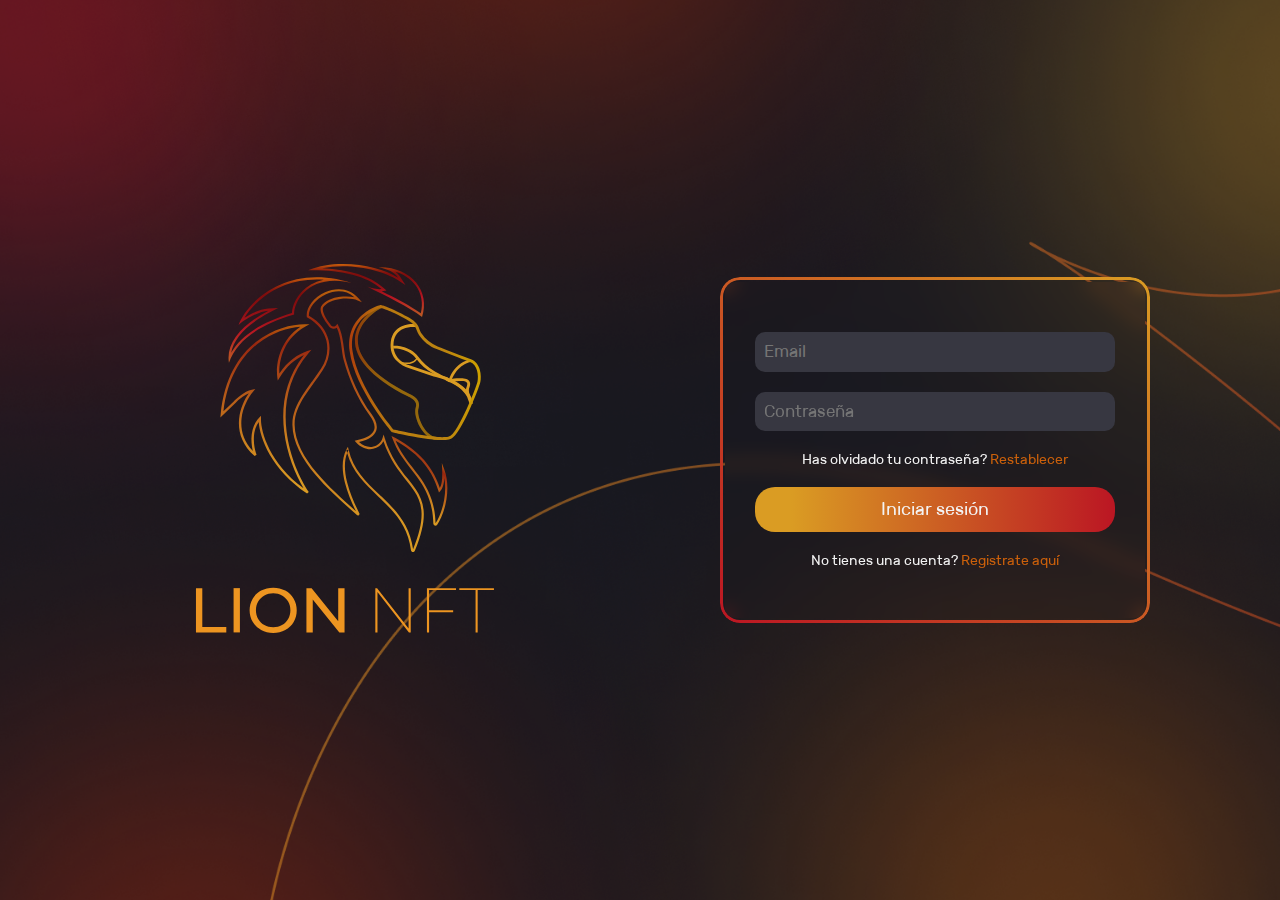
<file: index.html>
<!DOCTYPE html>
<html lang="en">
  <head>
    <meta charset="UTF-8" />
    <meta http-equiv="X-UA-Compatible" content="IE=edge" />
    <meta name="viewport" content="width=device-width, initial-scale=1.0" />

    <link rel="preconnect" href="https://fonts.googleapis.com" />
    <link rel="preconnect" href="https://fonts.gstatic.com" crossorigin />
    <link
      href="https://fonts.googleapis.com/css2?family=Montserrat:wght@100;200;300;400;500;600;700;800;900&display=swap"
      rel="stylesheet"
    />

    <!-- css -->
    <link rel="stylesheet" href="css/normalize.css" />
    <link rel="stylesheet" href="css/style.css" />

    <title>Document</title>
  </head>
  <body class="line">
    <div class="form container">
      <div class="form__box--1 flex-1 text-center">
        <img src="images/LOGO.svg" alt="" class="form__logo" loading="lazy" />
      </div>
      <div class="flex-1">
        <div class="form__box box">
          <form
            action="/application.html"
            class="form__content box__content c-white text-center pY-5 pX-3"
          >
            <div class="text-center">
              <img
                src="images/LOGO.svg"
                alt=""
                class="form__logo form__logo--small"
                loading="lazy"
              />
            </div>

            <input type="email" placeholder="Email" class="form__input w-100" />

            <input
              type="password"
              placeholder="Contraseña"
              class="form__input w-100 mT-2"
            />

            <p class="mT-2">
              Has olvidado tu contraseña?
              <a href="#" class="c-yellow-dark text-decoration-none"
                >Restablecer</a
              >
            </p>

            <button
              type="submit"
              class="btn btn--submit btn--yellow mY-2 w-100"
            >
              Iniciar sesión
            </button>

            <p>
              No tienes una cuenta?
              <a
                href="registrar.html"
                class="c-yellow-dark text-decoration-none"
              >
                Registrate aquí
              </a>
            </p>
          </form>
        </div>
      </div>
    </div>
  </body>
</html>
</file>
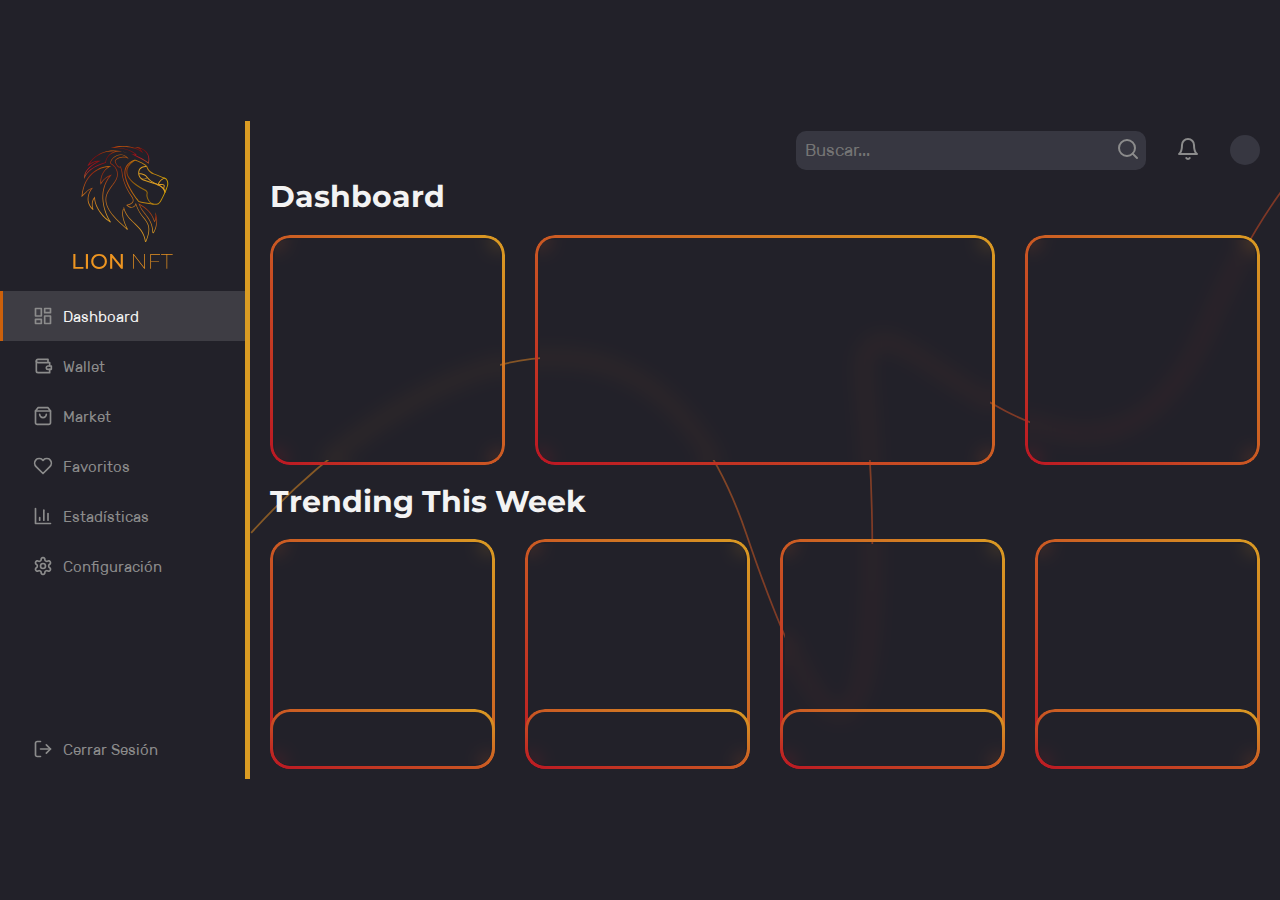
<file: application.html>
<!DOCTYPE html>
<html lang="en">
  <head>
    <meta charset="UTF-8" />
    <meta http-equiv="X-UA-Compatible" content="IE=edge" />
    <meta name="viewport" content="width=device-width, initial-scale=1.0" />

    <link rel="preconnect" href="https://fonts.googleapis.com" />
    <link rel="preconnect" href="https://fonts.gstatic.com" crossorigin />
    <link
      href="https://fonts.googleapis.com/css2?family=Montserrat:wght@100;200;300;400;500;600;700;800;900&display=swap"
      rel="stylesheet"
    />

    <!-- css -->
    <link rel="stylesheet" href="css/normalize.css" />
    <link rel="stylesheet" href="css/style.css" />

    <title>Document</title>
  </head>
  <body class="application">
    <div class="layout d-flex">
      <!-- nav -->
      <nav class="navbar" id="nav">
        <div class="navbar__responsive">
          <a href="#nav" class="navbar__open">
            <img src="images/IconosSVGS/Tipo=align-justify.svg" alt="" />
          </a>
          <a href="#close" class="navbar__close">
            <img src="images/IconosSVGS/Tipo=trash-2.svg" alt="" />
          </a>
        </div>

        <ul class="navbar__box d-flex flex-direction-column">
          <li class="text-center pY-2">
            <img
              src="images/LOGO.svg"
              alt=""
              loading="lazy"
              class="navbar__logo"
            />
          </li>
          <li class="navbar__linkbox">
            <a
              href="#"
              class="navbar__link active d-flex align-items-center gap-1"
            >
              <span class="icon icon--dashboard"></span>

              Dashboard
            </a>
          </li>
          <li class="navbar__linkbox">
            <a href="#" class="navbar__link d-flex align-items-center gap-1">
              <span class="icon icon--wallet"></span>

              Wallet
            </a>
          </li>
          <li class="navbar__linkbox">
            <a href="#" class="navbar__link d-flex align-items-center gap-1">
              <span class="icon icon--market"></span>

              Market</a
            >
          </li>
          <li class="navbar__linkbox">
            <a href="#" class="navbar__link d-flex align-items-center gap-1">
              <span class="icon icon--favoritos"></span>

              Favoritos</a
            >
          </li>
          <li class="navbar__linkbox">
            <a href="#" class="navbar__link d-flex align-items-center gap-1">
              <span class="icon icon--estadisticas"></span>

              Estadísticas</a
            >
          </li>

          <li class="navbar__linkbox">
            <a href="#" class="navbar__link d-flex align-items-center gap-1">
              <span class="icon icon--confi"></span>

              Configuración</a
            >
          </li>

          <li class="navbar__linkbox mT-auto">
            <a
              href="index.html"
              class="navbar__link d-flex align-items-center gap-1"
            >
              <span class="icon icon--cerrar"></span>

              Cerrar Sesión</a
            >
          </li>
        </ul>
      </nav>
      <!-- nav -->

      <!-- content -->
      <main class="content">
        <img src="images/Lines.svg" alt="" class="content__line" />

        <div class="content__bar d-flex align-items-center gap-3">
          <div class="content__input d-flex align-items-center">
            <input
              type="text"
              placeholder="Buscar..."
              class="form__input form__input--content w-100"
            />
            <button class="content__search btn">
              <img src="images/IconosSVGS/Tipo=zoom-in.svg" alt="" />
            </button>
          </div>

          <div>
            <img
              src="images/IconosSVGS/Tipo=bell.svg"
              alt=""
              class="content__bell"
            />
          </div>

          <div class="content__profile"></div>
        </div>

        <div class="dashboard mT-1">
          <h2 class="c-white font-montserrat">Dashboard</h2>
          <div class="d-flex gap-3">
            <div class="dashboard__box flex-1 box">
              <div class="box__content c-white pY-5 pX-3"></div>
            </div>

            <div class="dashboard__box flex-2 box">
              <div class="box__content c-white pY-5 pX-3"></div>
            </div>

            <div class="dashboard__box flex-1 box">
              <div class="box__content c-white pY-5 pX-3"></div>
            </div>
          </div>
        </div>

        <div class="dashboard mT-2">
          <h2 class="c-white font-montserrat">Trending This Week</h2>
          <div class="d-flex gap-3">
            <div class="dashboard__box flex-1 box">
              <div class="box__content box__content--trending c-white">
                <footer class="box"></footer>
              </div>
            </div>

            <div class="dashboard__box flex-1 box">
              <div class="box__content box__content--trending c-white">
                <footer class="box"></footer>
              </div>
            </div>

            <div class="dashboard__box flex-1 box">
              <div class="box__content box__content--trending c-white">
                <footer class="box"></footer>
              </div>
            </div>

            <div class="dashboard__box flex-1 box">
              <div class="box__content box__content--trending c-white">
                <footer class="box"></footer>
              </div>
            </div>
          </div>
        </div>
      </main>
      <!-- content -->
    </div>
  </body>
</html>
</file>
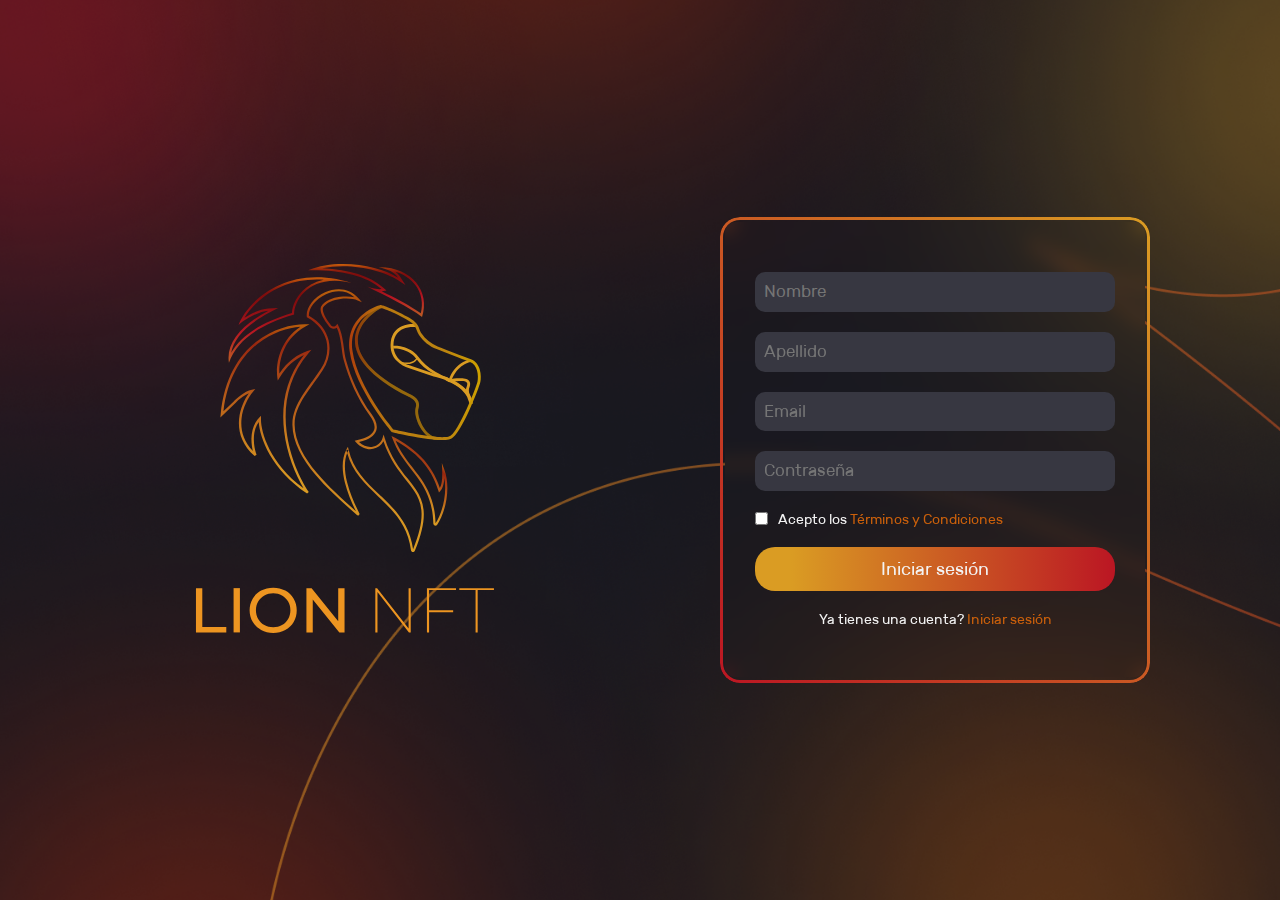
<file: registrar.html>
<!DOCTYPE html>
<html lang="en">
  <head>
    <meta charset="UTF-8" />
    <meta http-equiv="X-UA-Compatible" content="IE=edge" />
    <meta name="viewport" content="width=device-width, initial-scale=1.0" />

    <link rel="preconnect" href="https://fonts.googleapis.com" />
    <link rel="preconnect" href="https://fonts.gstatic.com" crossorigin />
    <link
      href="https://fonts.googleapis.com/css2?family=Montserrat:wght@100;200;300;400;500;600;700;800;900&display=swap"
      rel="stylesheet"
    />

    <!-- css -->
    <link rel="stylesheet" href="css/normalize.css" />
    <link rel="stylesheet" href="css/style.css" />

    <title>Document</title>
  </head>
  <body class="line">
    <div class="form container">
      <div class="form__box--1 flex-1 text-center">
        <img src="images/LOGO.svg" alt="" class="form__logo" loading="lazy" />
      </div>
      <div class="flex-1">
        <div class="form__box box">
          <form
            action="/application.html"
            class="form__content box__content c-white pY-5 pX-3"
          >
            <div class="text-center">
              <img
                src="images/LOGO.svg"
                alt=""
                class="form__logo form__logo--small"
                loading="lazy"
              />
            </div>

            <input type="text" placeholder="Nombre" class="form__input w-100" />

            <input
              type="text"
              placeholder="Apellido"
              class="form__input w-100 mT-2"
            />

            <input
              type="email"
              placeholder="Email"
              class="form__input w-100 mT-2"
            />

            <input
              type="password"
              placeholder="Contraseña"
              class="form__input w-100 mT-2"
            />

            <label class="d-flex align-items-center gap-1 mT-2">
              <input type="checkbox" class="form__checkbox" />
              <p>
                Acepto los
                <span class="c-yellow-dark">Términos y Condiciones</span>
              </p>
            </label>

            <button
              type="submit"
              class="btn btn--submit btn--yellow mY-2 w-100"
            >
              Iniciar sesión
            </button>

            <p class="text-center">
              Ya tienes una cuenta?
              <a href="index.html" class="c-yellow-dark text-decoration-none">
                Iniciar sesión
              </a>
            </p>
          </form>
        </div>
      </div>
    </div>
  </body>
</html>
</file>
<file: css/style.css>
:root {
  --c-yellow: #da9c23;
  --c-yellow-Dark: #cb600b;
  --c-red: #bb1623;
  --c-red-Dark: #6a0c0b;

  --box-text: #373741;
  --disabled-text: #8c8c8c;
}

@font-face {
  font-family: rukia;
  src: url(../typography/Rubik-Regular.ttf);
}

*,
*::after,
*::before {
  margin: 0;
  padding: 0;

  box-sizing: border-box;
}

html {
  /* font-family: 'Montserrat', sans-serif; */
  font-family: rukia;
  font-size: 62.5%;
}

/* Reset */

.font-montserrat {
  font-family: 'Montserrat', sans-serif;
}

.container {
  max-width: 120rem;

  margin-right: auto;
  margin-left: auto;

  padding-right: 1rem;
  padding-left: 1rem;
}

.d-flex {
  display: flex;
}

.flex-wrap {
  flex-wrap: wrap;
}

.flex-1 {
  flex: 1;
}

.flex-2 {
  flex: 2;
}

.flex-direction-reverse-row {
  flex-direction: row-reverse;
}

.flex-direction-column {
  flex-direction: column;
}

.flex-direction-reverse-column {
  flex-direction: column-reverse;
}

.justify-content-between {
  justify-content: space-between;
}

.justify-content-around {
  justify-content: space-around;
}

.justify-content-center {
  justify-content: center;
}

.align-items-center {
  align-items: center;
}

.align-self-center {
  align-self: center;
}

.justify-self-center {
  justify-self: center;
}

.gap-1 {
  gap: 1rem;
}

.gap-2 {
  gap: 2rem;
}

.gap-3 {
  gap: 3rem;
}

.gap-5 {
  gap: 5rem;
}

.gap-10 {
  gap: 10rem;
}

.text-center {
  text-align: center;
}

.c-white {
  color: #f3f3f3;
}

.c-yellow-dark {
  color: var(--c-yellow-Dark);
}

.w-100 {
  width: 100%;
}

.pT-2 {
  padding-top: 2rem;
}

.pT-5 {
  padding-top: 5rem;
}

.pB-3 {
  padding-bottom: 3rem;
}

.pL-4 {
  padding-left: 4rem;
}

.pY-1 {
  padding-top: 1rem;
  padding-bottom: 1rem;
}

.pY-2 {
  padding-top: 2rem;
  padding-bottom: 2rem;
}

.pY-3 {
  padding-top: 3rem;
  padding-bottom: 3rem;
}

.pY-5 {
  padding-top: 5rem;
  padding-bottom: 5rem;
}

.pY-8 {
  padding-top: 8rem;
  padding-bottom: 8rem;
}

.pY-10 {
  padding-top: 10rem;
  padding-bottom: 10rem;
}

.pX-2 {
  padding-right: 2rem;
  padding-left: 2rem;
}

.pX-3 {
  padding-right: 3rem;
  padding-left: 3rem;
}

.pX-5 {
  padding-right: 5rem;
  padding-left: 5rem;
}

.pX-6 {
  padding-right: 6rem;
  padding-left: 6rem;
}

.pX-8 {
  padding-right: 8rem;
  padding-left: 8rem;
}

.mY-2 {
  margin-top: 2rem;
  margin-bottom: 2rem;
}

.mT-1 {
  margin-top: 1rem;
}

.mT-2 {
  margin-top: 2rem;
}

.mT-auto {
  margin-top: auto;
}

.text-decoration-none {
  text-decoration: none;
}
/* utilities */

.btn {
  display: inline-block;

  border: none;

  background: none;

  cursor: pointer;
}

.btn--submit {
  font-size: 1.8rem;

  padding: 1.2rem 1rem;
}

.btn--yellow {
  background: linear-gradient(to right, #da9c23 10%, #bb1623);
  color: #f3f3f3;

  border-radius: 2rem;
}

.box {
  position: relative;
  z-index: 10;
}

.box::after {
  --position: 0;

  content: '';

  position: absolute;
  top: var(--position);
  left: var(--position);
  right: var(--position);
  bottom: var(--position);

  inset: 0;
  border-radius: 2rem;
  padding: 0.3rem;
  background: linear-gradient(to bottom left, #da9c23, #bb1623);
  -webkit-mask: linear-gradient(#fff 0 0) content-box, linear-gradient(#fff 0 0);
  -webkit-mask-composite: xor;
  mask-composite: exclude;
  z-index: -1;
}

.box__content {
  background: transparent;
  backdrop-filter: blur(1rem);
  -webkit-backdrop-filter: blur(2rem);

  border-radius: 1rem; /*1*/
}

.box__content--trending {
  position: relative;
  height: 100%;
}

.box__content--trending footer {
  position: absolute;
  right: -0.5rem;
  left: -0.5rem;
  bottom: -0.5rem;

  padding: 3rem;
}
/* components */

.line {
  background: url(../images/Fondo.png) no-repeat center center / cover;
}

.form {
  display: flex;
  align-items: center;
  justify-content: flex-end;

  height: 100vh;
  width: 100%;
}

.form__logo {
  width: 100%;
  max-width: 30rem;
}

.form__logo--small {
  display: none;
  
  max-width: 10rem;

  margin-bottom: 1.5rem;
}

@media (max-width: 50rem) {
  .form__box--1 {
    display: none;
  }

  .form__logo--small {
    display: inline-block;
  }
}

.form__box {
  flex: 1;

  max-width: 43rem;
  margin-right: auto;
  margin-left: auto;

  padding: 0.5rem;

  z-index: 10;
}

.form__content p {
  font-size: 1.4rem;
}

.form__input {
  display: block;

  font-size: 1.7rem;

  background: var(--box-text);
  color: #f3f3f3;

  padding: 1rem 0.9rem;

  border-radius: 1rem;
  border: none;
}

.content__input {
  width: 100%;

  max-width: 35rem;
}

.form__input--content {
  width: 100%;
  padding-right: 4rem;
}

.form__checkbox {
  accent-color: var(--c-yellow);
}

.form__input:focus {
  outline: none;
}

/* layout */
.application {
  background: #222129;
  display: flex;
  justify-content: center;
  align-items: center;
}

.layout {
  width: 100%;
}

@media (min-width: 900px) {
  .application {
    height: 100vh;
  }
}

@media (min-width: 1600px) {
  .application {
    background: #222129;
    display: flex;
    justify-content: center;
    align-items: center;
    height: 100vh;
  }

  .layout {
    width: 100%;
    max-width: 140rem;
  }
}

/* navbar */
.navbar {
  position: relative;
  z-index: 11;

  align-self: stretch;

  width: 25rem;

  /* overflow: hidden; */

  border: 5px solid;
  border-left: 0;
  border-image: linear-gradient(#da9c23, #da9c23) 1 100%;

  transition: width 1s;

  --open: scale(1);
  --close: scale(0);
}

.navbar__box {
  height: 100%;

  width: 100%;

  overflow: hidden;
}

.navbar__logo {
  width: 100%;
  max-width: 10rem;
}

.icon {
  display: inline-block;
  height: 2rem;
  width: 2rem;
}

.icon--dashboard {
  background: url(../images/IconosSVGS/Tipo=layout-dashboard.svg) no-repeat
    center center / cover;
}

.icon--wallet {
  background: url(../images/IconosSVGS/Tipo=wallet.svg) no-repeat center center /
    cover;
}

.icon--market {
  background: url(../images/IconosSVGS/Tipo=shopping-bag.svg) no-repeat center
    center / cover;
}

.icon--favoritos {
  background: url(../images/IconosSVGS/Tipo=heart.svg) no-repeat center center /
    cover;
}

.icon--estadisticas {
  background: url(../images/IconosSVGS/Tipo=bar-chart-3.svg) no-repeat center
    center / cover;
}

.icon--confi {
  background: url(../images/IconosSVGS/Tipo=settings.svg) no-repeat center
    center / cover;
}

.icon--cerrar {
  background: url(../images/IconosSVGS/Tipo=log-out.svg) no-repeat center center /
    cover;
}

.navbar__link {
  /* display: inline-block; */

  font-size: 1.5rem;

  width: 100%;

  padding: 1.5rem 3rem;

  color: var(--disabled-text);
  border-left: 3px solid transparent;

  text-decoration: none;
}

.navbar__link.active,
.navbar__link:hover {
  border-color: var(--c-yellow-Dark);

  background-color: #ffffff21;

  color: #f3f3f3;
}

.navbar__responsive {
  display: none;
}

/* content */
.content {
  flex: 1;

  position: relative;

  z-index: 10;

  padding: 1rem 2rem;

  overflow: hidden;
}

.content__line {
  position: absolute;

  left: 0;

  width: 100%;

  z-index: -1;
}

.content__bar {
  justify-content: end;
}

.content__search {
  margin-left: -3rem;
}

.content__profile {
  background-color: var(--box-text);

  min-height: 3rem;
  min-width: 3rem;
  border-radius: 50%;
}

.content h2 {
  font-size: 3rem;
  margin-bottom: 2rem;
}

.dashboard__box {
  height: 23rem;
  padding: 0.5rem;
}

@media (max-width: 900px) {
  .navbar {
    position: fixed;

    height: 100%;

    width: 0;

    background-color: #222129;
  }

  .navbar:target {
    width: 25rem;

    --open: scale(0);
    --close: scale(1);
  }

  .navbar__responsive {
    display: block;

    position: absolute;
    right: -2rem;

    z-index: 11;
  }

  .navbar__responsive a {
    position: absolute;
    right: -2rem;

    display: inline-block;

    transition: transform 1s;
  }

  .navbar__open {
    transform: var(--open);
  }

  .navbar__close {
    transform: var(--close);
  }

  .dashboard .d-flex {
    flex-direction: column;
  }

  .dashboard__box {
    min-height: 20rem;
  }
}

.content .box__content {
  height: 100%;
  min-height: 20rem;
}
</file>
